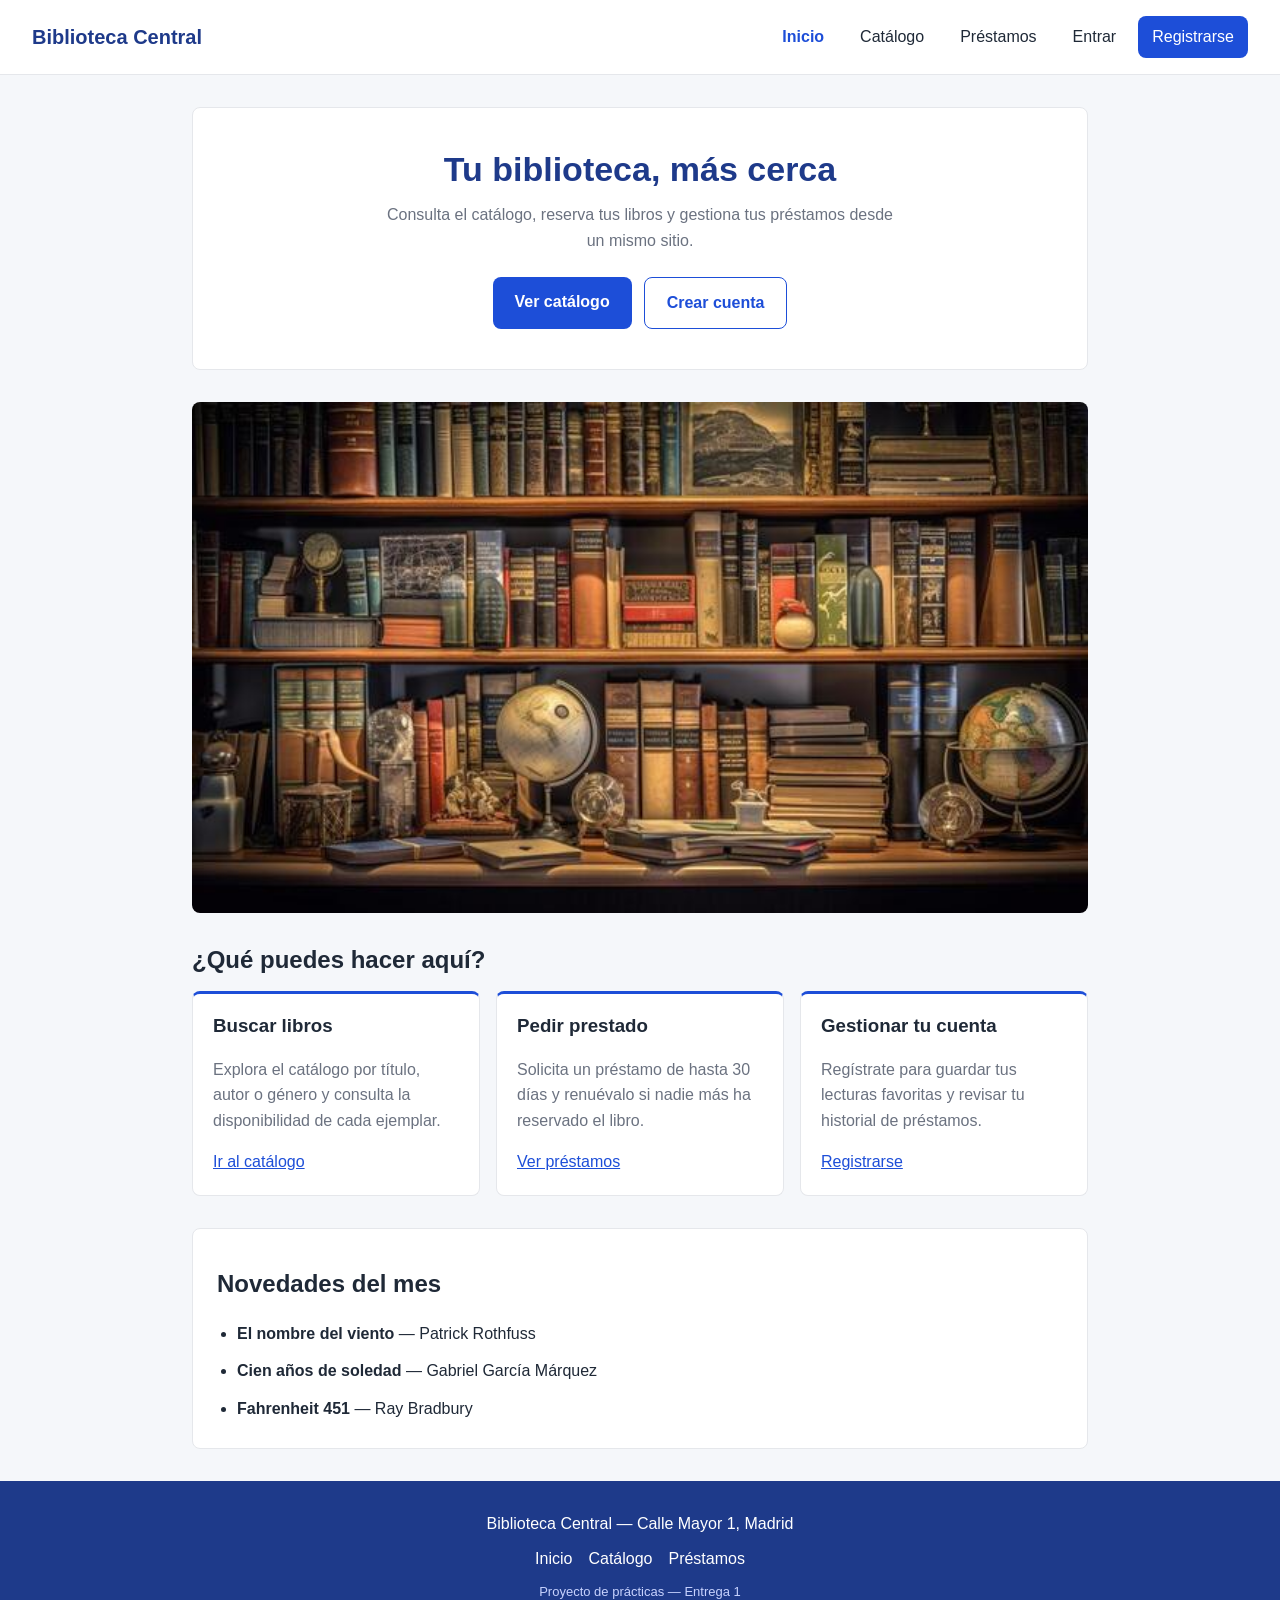
<file: entrega_1/index.html>
<!DOCTYPE html>
<html lang="es">
<head>
    <meta charset="UTF-8">
    <meta name="viewport" content="width=device-width, initial-scale=1.0">
    <title>Biblioteca Central | Inicio</title>
    <link rel="stylesheet" href="css/comun.css">
    <link rel="stylesheet" href="css/index.css">
</head>
<body>

    <header class="cabecera">
        <a class="logo" href="index.html">Biblioteca Central</a>
        <nav class="menu">
            <a href="index.html" class="activo">Inicio</a>
            <a href="catalogo.html">Catálogo</a>
            <a href="prestamos.html">Préstamos</a>
            <a href="login.html">Entrar</a>
            <a href="registro.html" class="boton-menu">Registrarse</a>
        </nav>
    </header>

    <main class="contenido">

        <section class="portada">
            <h1>Tu biblioteca, más cerca</h1>
            <p>Consulta el catálogo, reserva tus libros y gestiona tus préstamos desde un mismo sitio.</p>
            <div class="acciones">
                <a href="catalogo.html" class="boton">Ver catálogo</a>
                <a href="registro.html" class="boton secundario">Crear cuenta</a>
            </div>
        </section>

        <img src="img/libreria.jpg" alt="Estantería de libros en la biblioteca" class="imagen-portada">

        <section class="servicios">
            <h2>¿Qué puedes hacer aquí?</h2>
            <div class="tarjetas">
                <article class="tarjeta">
                    <h3>Buscar libros</h3>
                    <p>Explora el catálogo por título, autor o género y consulta la disponibilidad de cada ejemplar.</p>
                    <a href="catalogo.html">Ir al catálogo</a>
                </article>
                <article class="tarjeta">
                    <h3>Pedir prestado</h3>
                    <p>Solicita un préstamo de hasta 30 días y renuévalo si nadie más ha reservado el libro.</p>
                    <a href="prestamos.html">Ver préstamos</a>
                </article>
                <article class="tarjeta">
                    <h3>Gestionar tu cuenta</h3>
                    <p>Regístrate para guardar tus lecturas favoritas y revisar tu historial de préstamos.</p>
                    <a href="registro.html">Registrarse</a>
                </article>
            </div>
        </section>

        <section class="novedades">
            <h2>Novedades del mes</h2>
            <ul>
                <li><strong>El nombre del viento</strong> — Patrick Rothfuss</li>
                <li><strong>Cien años de soledad</strong> — Gabriel García Márquez</li>
                <li><strong>Fahrenheit 451</strong> — Ray Bradbury</li>
            </ul>
        </section>

    </main>

    <footer class="pie">
        <p>Biblioteca Central — Calle Mayor 1, Madrid</p>
        <nav class="menu-pie">
            <a href="index.html">Inicio</a>
            <a href="catalogo.html">Catálogo</a>
            <a href="prestamos.html">Préstamos</a>
        </nav>
        <p class="aviso">Proyecto de prácticas — Entrega 1</p>
    </footer>

</body>
</html>
</file>
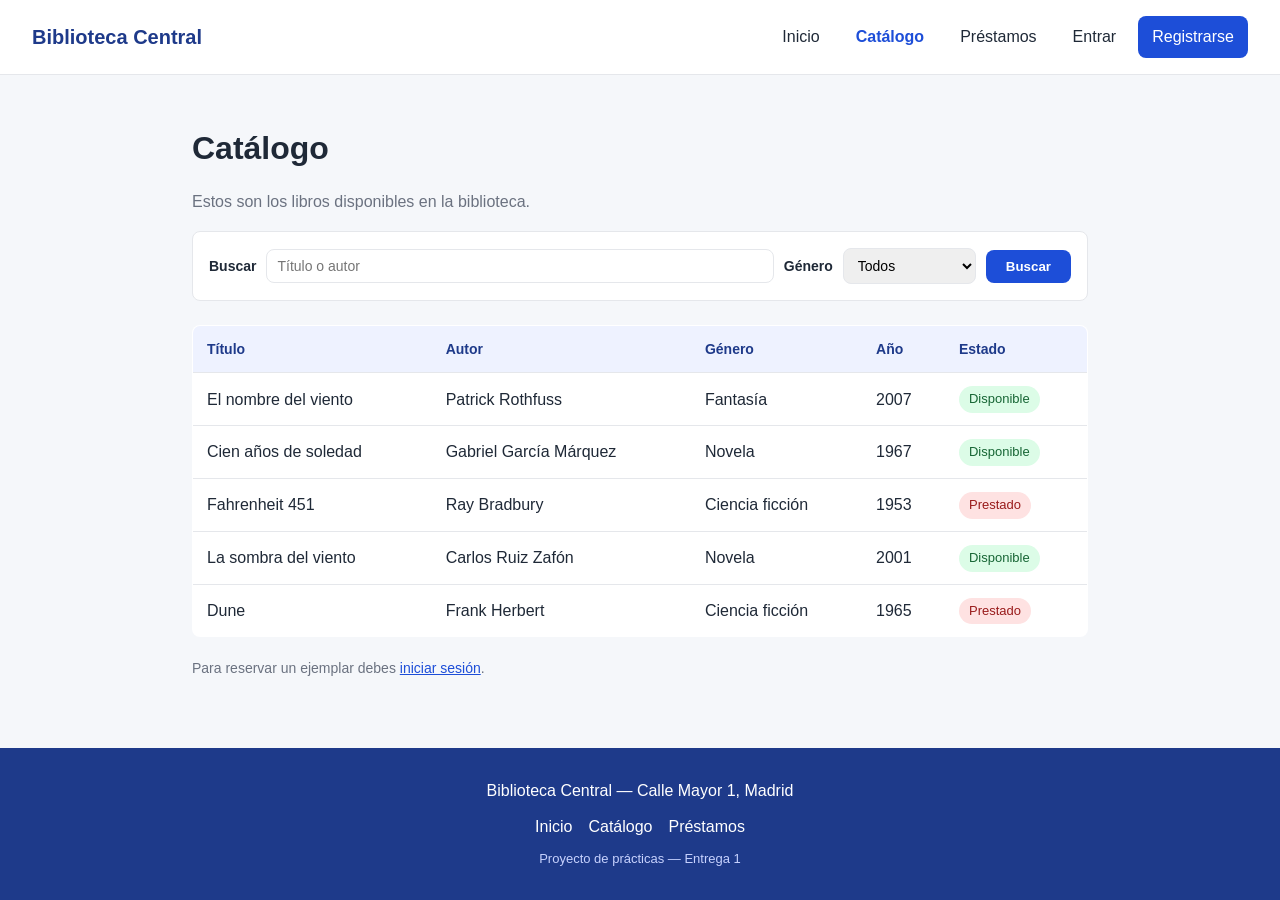
<file: entrega_1/catalogo.html>
<!DOCTYPE html>
<html lang="es">
<head>
    <meta charset="UTF-8">
    <meta name="viewport" content="width=device-width, initial-scale=1.0">
    <title>Biblioteca Central | Catálogo</title>
    <link rel="stylesheet" href="css/comun.css">
    <link rel="stylesheet" href="css/catalogo.css">
</head>
<body>

    <header class="cabecera">
        <a class="logo" href="index.html">Biblioteca Central</a>
        <nav class="menu">
            <a href="index.html">Inicio</a>
            <a href="catalogo.html" class="activo">Catálogo</a>
            <a href="prestamos.html">Préstamos</a>
            <a href="login.html">Entrar</a>
            <a href="registro.html" class="boton-menu">Registrarse</a>
        </nav>
    </header>

    <main class="contenido">

        <h1>Catálogo</h1>
        <p class="intro">Estos son los libros disponibles en la biblioteca.</p>

        <form class="buscador">
            <label for="busqueda">Buscar</label>
            <input type="text" id="busqueda" name="busqueda" placeholder="Título o autor">

            <label for="genero">Género</label>
            <select id="genero" name="genero">
                <option value="todos">Todos</option>
                <option value="novela">Novela</option>
                <option value="fantasia">Fantasía</option>
                <option value="ciencia">Ciencia ficción</option>
            </select>

            <button type="submit">Buscar</button>
        </form>

        <table class="tabla-libros">
            <thead>
                <tr>
                    <th>Título</th>
                    <th>Autor</th>
                    <th>Género</th>
                    <th>Año</th>
                    <th>Estado</th>
                </tr>
            </thead>
            <tbody>
                <tr>
                    <td>El nombre del viento</td>
                    <td>Patrick Rothfuss</td>
                    <td>Fantasía</td>
                    <td>2007</td>
                    <td><span class="estado libre">Disponible</span></td>
                </tr>
                <tr>
                    <td>Cien años de soledad</td>
                    <td>Gabriel García Márquez</td>
                    <td>Novela</td>
                    <td>1967</td>
                    <td><span class="estado libre">Disponible</span></td>
                </tr>
                <tr>
                    <td>Fahrenheit 451</td>
                    <td>Ray Bradbury</td>
                    <td>Ciencia ficción</td>
                    <td>1953</td>
                    <td><span class="estado ocupado">Prestado</span></td>
                </tr>
                <tr>
                    <td>La sombra del viento</td>
                    <td>Carlos Ruiz Zafón</td>
                    <td>Novela</td>
                    <td>2001</td>
                    <td><span class="estado libre">Disponible</span></td>
                </tr>
                <tr>
                    <td>Dune</td>
                    <td>Frank Herbert</td>
                    <td>Ciencia ficción</td>
                    <td>1965</td>
                    <td><span class="estado ocupado">Prestado</span></td>
                </tr>
            </tbody>
        </table>

        <p class="nota">Para reservar un ejemplar debes <a href="login.html">iniciar sesión</a>.</p>

    </main>

    <footer class="pie">
        <p>Biblioteca Central — Calle Mayor 1, Madrid</p>
        <nav class="menu-pie">
            <a href="index.html">Inicio</a>
            <a href="catalogo.html">Catálogo</a>
            <a href="prestamos.html">Préstamos</a>
        </nav>
        <p class="aviso">Proyecto de prácticas — Entrega 1</p>
    </footer>

</body>
</html>
</file>
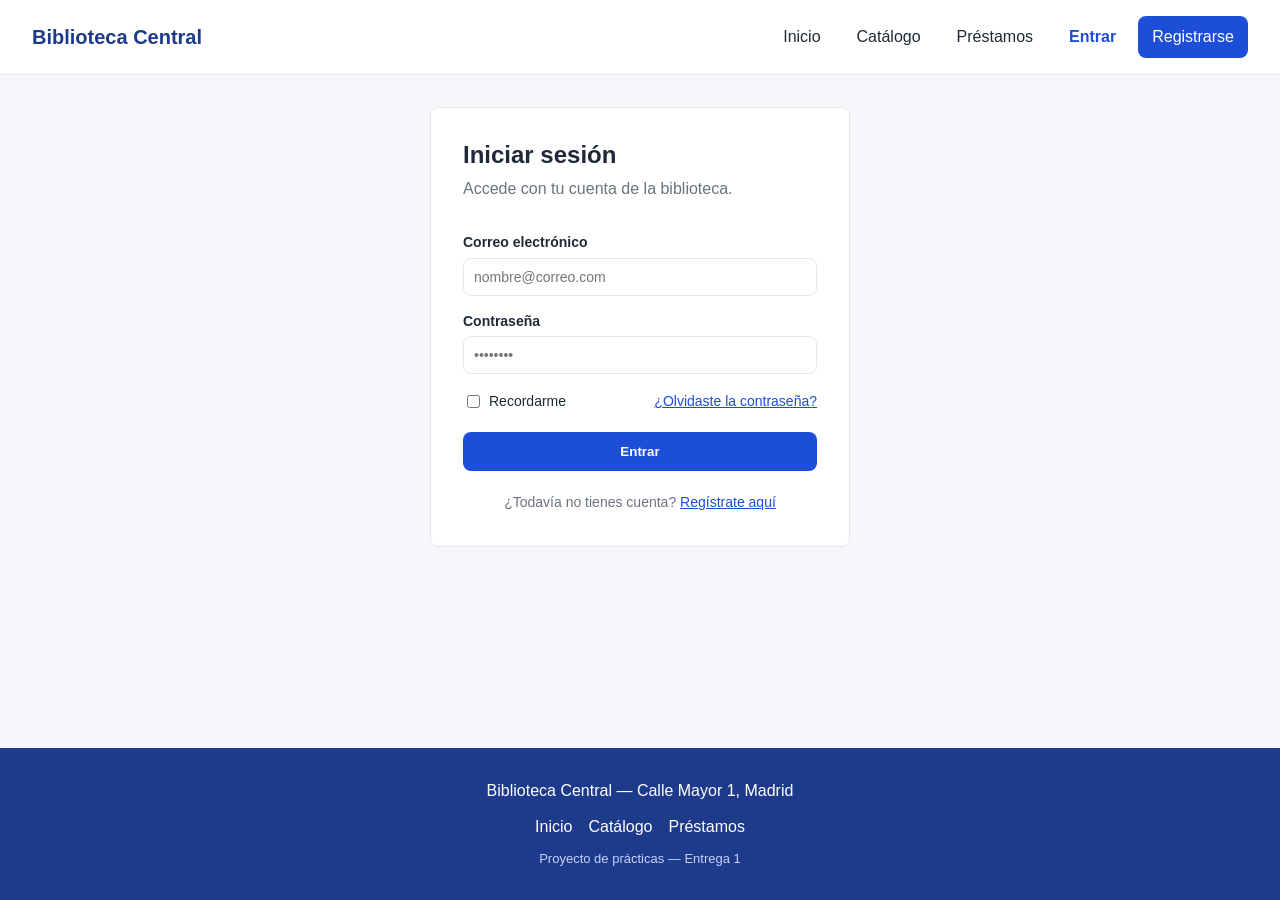
<file: entrega_1/login.html>
<!DOCTYPE html>
<html lang="es">
<head>
    <meta charset="UTF-8">
    <meta name="viewport" content="width=device-width, initial-scale=1.0">
    <title>Biblioteca Central | Entrar</title>
    <link rel="stylesheet" href="css/comun.css">
    <link rel="stylesheet" href="css/login.css">
</head>
<body>

    <header class="cabecera">
        <a class="logo" href="index.html">Biblioteca Central</a>
        <nav class="menu">
            <a href="index.html">Inicio</a>
            <a href="catalogo.html">Catálogo</a>
            <a href="prestamos.html">Préstamos</a>
            <a href="login.html" class="activo">Entrar</a>
            <a href="registro.html" class="boton-menu">Registrarse</a>
        </nav>
    </header>

    <main class="contenido">

        <section class="caja-formulario">
            <h1>Iniciar sesión</h1>
            <p class="intro">Accede con tu cuenta de la biblioteca.</p>

            <form>
                <label for="correo">Correo electrónico</label>
                <input type="email" id="correo" name="correo" placeholder="nombre@correo.com">

                <label for="clave">Contraseña</label>
                <input type="password" id="clave" name="clave" placeholder="••••••••">

                <div class="fila">
                    <label class="recordar">
                        <input type="checkbox" name="recordar"> Recordarme
                    </label>
                    <a href="#">¿Olvidaste la contraseña?</a>
                </div>

                <button type="submit">Entrar</button>
            </form>

            <p class="alternativa">¿Todavía no tienes cuenta? <a href="registro.html">Regístrate aquí</a></p>
        </section>

    </main>

    <footer class="pie">
        <p>Biblioteca Central — Calle Mayor 1, Madrid</p>
        <nav class="menu-pie">
            <a href="index.html">Inicio</a>
            <a href="catalogo.html">Catálogo</a>
            <a href="prestamos.html">Préstamos</a>
        </nav>
        <p class="aviso">Proyecto de prácticas — Entrega 1</p>
    </footer>

</body>
</html>
</file>
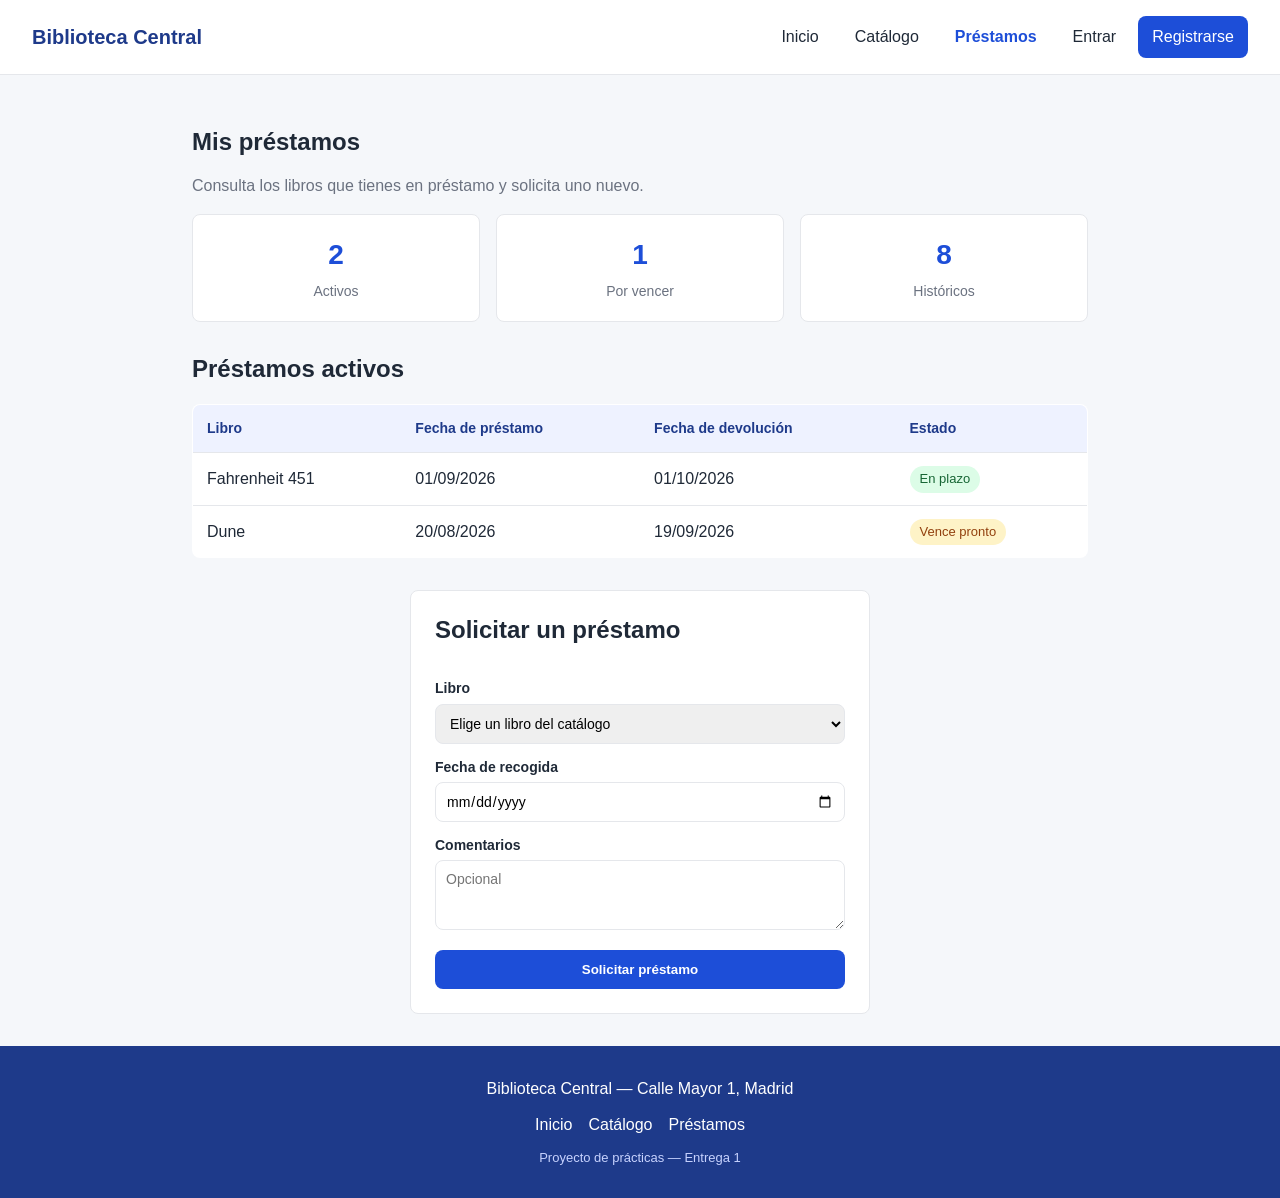
<file: entrega_1/prestamos.html>
<!DOCTYPE html>
<html lang="es">
<head>
    <meta charset="UTF-8">
    <meta name="viewport" content="width=device-width, initial-scale=1.0">
    <title>Biblioteca Central | Préstamos</title>
    <link rel="stylesheet" href="css/comun.css">
    <link rel="stylesheet" href="css/prestamos.css">
</head>
<body>

    <header class="cabecera">
        <a class="logo" href="index.html">Biblioteca Central</a>
        <nav class="menu">
            <a href="index.html">Inicio</a>
            <a href="catalogo.html">Catálogo</a>
            <a href="prestamos.html" class="activo">Préstamos</a>
            <a href="login.html">Entrar</a>
            <a href="registro.html" class="boton-menu">Registrarse</a>
        </nav>
    </header>

    <main class="contenido">

        <section class="resumen">
            <h1>Mis préstamos</h1>
            <p class="intro">Consulta los libros que tienes en préstamo y solicita uno nuevo.</p>

            <div class="dato">
                <span class="numero">2</span>
                <span class="etiqueta">Activos</span>
            </div>
            <div class="dato">
                <span class="numero">1</span>
                <span class="etiqueta">Por vencer</span>
            </div>
            <div class="dato">
                <span class="numero">8</span>
                <span class="etiqueta">Históricos</span>
            </div>
        </section>

        <section>
            <h2>Préstamos activos</h2>
            <table class="tabla-prestamos">
                <thead>
                    <tr>
                        <th>Libro</th>
                        <th>Fecha de préstamo</th>
                        <th>Fecha de devolución</th>
                        <th>Estado</th>
                    </tr>
                </thead>
                <tbody>
                    <tr>
                        <td>Fahrenheit 451</td>
                        <td>01/09/2026</td>
                        <td>01/10/2026</td>
                        <td><span class="estado en-plazo">En plazo</span></td>
                    </tr>
                    <tr>
                        <td>Dune</td>
                        <td>20/08/2026</td>
                        <td>19/09/2026</td>
                        <td><span class="estado por-vencer">Vence pronto</span></td>
                    </tr>
                </tbody>
            </table>
        </section>

        <section class="solicitud">
            <h2>Solicitar un préstamo</h2>
            <form>
                <label for="libro">Libro</label>
                <select id="libro" name="libro">
                    <option value="">Elige un libro del catálogo</option>
                    <option value="nombre-viento">El nombre del viento</option>
                    <option value="cien-anos">Cien años de soledad</option>
                    <option value="sombra-viento">La sombra del viento</option>
                </select>

                <label for="recogida">Fecha de recogida</label>
                <input type="date" id="recogida" name="recogida">

                <label for="comentario">Comentarios</label>
                <textarea id="comentario" name="comentario" rows="3" placeholder="Opcional"></textarea>

                <button type="submit">Solicitar préstamo</button>
            </form>
        </section>

    </main>

    <footer class="pie">
        <p>Biblioteca Central — Calle Mayor 1, Madrid</p>
        <nav class="menu-pie">
            <a href="index.html">Inicio</a>
            <a href="catalogo.html">Catálogo</a>
            <a href="prestamos.html">Préstamos</a>
        </nav>
        <p class="aviso">Proyecto de prácticas — Entrega 1</p>
    </footer>

</body>
</html>
</file>
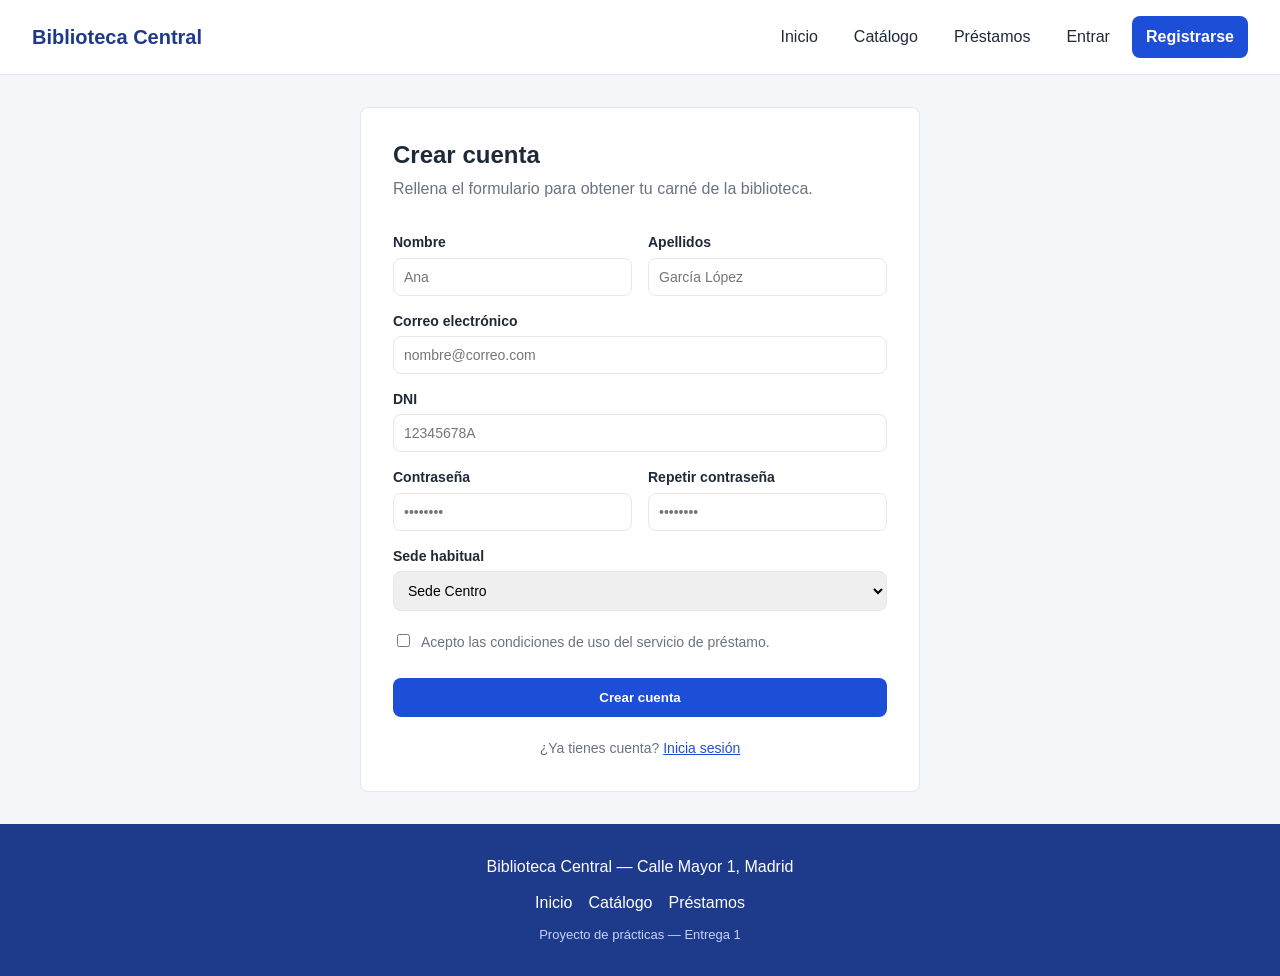
<file: entrega_1/registro.html>
<!DOCTYPE html>
<html lang="es">
<head>
    <meta charset="UTF-8">
    <meta name="viewport" content="width=device-width, initial-scale=1.0">
    <title>Biblioteca Central | Registro</title>
    <link rel="stylesheet" href="css/comun.css">
    <link rel="stylesheet" href="css/registro.css">
</head>
<body>

    <header class="cabecera">
        <a class="logo" href="index.html">Biblioteca Central</a>
        <nav class="menu">
            <a href="index.html">Inicio</a>
            <a href="catalogo.html">Catálogo</a>
            <a href="prestamos.html">Préstamos</a>
            <a href="login.html">Entrar</a>
            <a href="registro.html" class="boton-menu activo">Registrarse</a>
        </nav>
    </header>

    <main class="contenido">

        <section class="caja-formulario">
            <h1>Crear cuenta</h1>
            <p class="intro">Rellena el formulario para obtener tu carné de la biblioteca.</p>

            <form>
                <div class="dos-columnas">
                    <div class="campo">
                        <label for="nombre">Nombre</label>
                        <input type="text" id="nombre" name="nombre" placeholder="Ana">
                    </div>
                    <div class="campo">
                        <label for="apellidos">Apellidos</label>
                        <input type="text" id="apellidos" name="apellidos" placeholder="García López">
                    </div>
                </div>

                <label for="correo">Correo electrónico</label>
                <input type="email" id="correo" name="correo" placeholder="nombre@correo.com">

                <label for="dni">DNI</label>
                <input type="text" id="dni" name="dni" placeholder="12345678A">

                <div class="dos-columnas">
                    <div class="campo">
                        <label for="clave">Contraseña</label>
                        <input type="password" id="clave" name="clave" placeholder="••••••••">
                    </div>
                    <div class="campo">
                        <label for="clave2">Repetir contraseña</label>
                        <input type="password" id="clave2" name="clave2" placeholder="••••••••">
                    </div>
                </div>

                <label for="sede">Sede habitual</label>
                <select id="sede" name="sede">
                    <option value="centro">Sede Centro</option>
                    <option value="norte">Sede Norte</option>
                    <option value="sur">Sede Sur</option>
                </select>

                <label class="condiciones">
                    <input type="checkbox" name="condiciones"> Acepto las condiciones de uso del servicio de préstamo.
                </label>

                <button type="submit">Crear cuenta</button>
            </form>

            <p class="alternativa">¿Ya tienes cuenta? <a href="login.html">Inicia sesión</a></p>
        </section>

    </main>

    <footer class="pie">
        <p>Biblioteca Central — Calle Mayor 1, Madrid</p>
        <nav class="menu-pie">
            <a href="index.html">Inicio</a>
            <a href="catalogo.html">Catálogo</a>
            <a href="prestamos.html">Préstamos</a>
        </nav>
        <p class="aviso">Proyecto de prácticas — Entrega 1</p>
    </footer>

</body>
</html>
</file>
<file: entrega_1/css/comun.css>
/* ============================================================
   comun.css — estilos compartidos por todas las páginas:
   base, cabecera (header) y pie (footer).
   ============================================================ */

:root {
    --color-principal: #1d4ed8;
    --color-principal-oscuro: #1e3a8a;
    --color-texto: #1f2937;
    --color-texto-suave: #6b7280;
    --color-fondo: #f5f7fa;
    --color-blanco: #ffffff;
    --color-borde: #e5e7eb;
    --radio: 8px;
}

* {
    box-sizing: border-box;
}

body {
    margin: 0;
    font-family: Arial, Helvetica, sans-serif;
    line-height: 1.6;
    color: var(--color-texto);
    background-color: var(--color-fondo);
    display: flex;
    flex-direction: column;
    min-height: 100vh;
}

h1, h2, h3 {
    line-height: 1.25;
}

a {
    color: var(--color-principal);
}

/* ---------- Cabecera ---------- */

.cabecera {
    display: flex;
    flex-wrap: wrap;
    align-items: center;
    justify-content: space-between;
    gap: 12px;
    padding: 16px 32px;
    background-color: var(--color-blanco);
    border-bottom: 1px solid var(--color-borde);
}

.logo {
    font-size: 20px;
    font-weight: bold;
    color: var(--color-principal-oscuro);
    text-decoration: none;
}

.menu {
    display: flex;
    flex-wrap: wrap;
    align-items: center;
    gap: 8px;
}

.menu a {
    padding: 8px 14px;
    border-radius: var(--radio);
    color: var(--color-texto);
    text-decoration: none;
}

.menu a:hover {
    background-color: var(--color-fondo);
}

.menu a.activo {
    color: var(--color-principal);
    font-weight: bold;
}

.menu a.boton-menu {
    background-color: var(--color-principal);
    color: var(--color-blanco);
}

.menu a.boton-menu:hover {
    background-color: var(--color-principal-oscuro);
}

/* ---------- Contenido ---------- */

.contenido {
    flex: 1;
    width: 100%;
    max-width: 960px;
    margin: 0 auto;
    padding: 32px;
}

.intro {
    color: var(--color-texto-suave);
    margin-top: 0;
}

/* ---------- Botones generales ---------- */

.boton {
    display: inline-block;
    padding: 12px 22px;
    border-radius: var(--radio);
    background-color: var(--color-principal);
    color: var(--color-blanco);
    text-decoration: none;
    font-weight: bold;
}

.boton:hover {
    background-color: var(--color-principal-oscuro);
}

.boton.secundario {
    background-color: var(--color-blanco);
    color: var(--color-principal);
    border: 1px solid var(--color-principal);
}

.boton.secundario:hover {
    background-color: #eef2ff;
}

/* ---------- Pie ---------- */

.pie {
    padding: 24px 32px;
    background-color: var(--color-principal-oscuro);
    color: var(--color-blanco);
    text-align: center;
}

.pie p {
    margin: 6px 0;
}

.menu-pie {
    display: flex;
    justify-content: center;
    gap: 16px;
    margin: 10px 0;
}

.menu-pie a {
    color: var(--color-blanco);
    text-decoration: none;
}

.menu-pie a:hover {
    text-decoration: underline;
}

.pie .aviso {
    font-size: 13px;
    color: #c7d2fe;
}

/* ---------- Móvil ---------- */

@media (max-width: 700px) {
    .cabecera {
        flex-direction: column;
        align-items: flex-start;
        padding: 16px;
    }

    .contenido {
        padding: 20px 16px;
    }
}
</file>
<file: entrega_1/css/index.css>
/* index.css — estilos propios de la página de inicio */

.portada {
    background-color: #ffffff;
    border: 1px solid var(--color-borde);
    border-radius: var(--radio);
    padding: 40px 32px;
    text-align: center;
    margin-bottom: 32px;
}

.portada h1 {
    margin: 0 0 12px;
    font-size: 34px;
    color: var(--color-principal-oscuro);
}

.portada p {
    margin: 0 auto 24px;
    max-width: 520px;
    color: var(--color-texto-suave);
}

.imagen-portada {
    display: block;
    width: 100%;
    margin: 0 auto 32px;
    border-radius: var(--radio);
}

.acciones {
    display: flex;
    justify-content: center;
    flex-wrap: wrap;
    gap: 12px;
}

.servicios h2,
.novedades h2 {
    margin-bottom: 16px;
}

.tarjetas {
    display: flex;
    flex-wrap: wrap;
    gap: 16px;
}

.tarjeta {
    flex: 1 1 260px;
    background-color: #ffffff;
    border: 1px solid var(--color-borde);
    border-top: 3px solid var(--color-principal);
    border-radius: var(--radio);
    padding: 20px;
}

.tarjeta h3 {
    margin-top: 0;
}

.tarjeta p {
    color: var(--color-texto-suave);
}

.novedades {
    margin-top: 32px;
    background-color: #ffffff;
    border: 1px solid var(--color-borde);
    border-radius: var(--radio);
    padding: 20px 24px;
}

.novedades ul {
    margin: 0;
    padding-left: 20px;
}

.novedades li {
    padding: 6px 0;
}
</file>
<file: entrega_1/css/catalogo.css>
/* catalogo.css — estilos propios de la página de catálogo */

.buscador {
    display: flex;
    flex-wrap: wrap;
    align-items: center;
    gap: 10px;
    background-color: #ffffff;
    border: 1px solid var(--color-borde);
    border-radius: var(--radio);
    padding: 16px;
    margin-bottom: 24px;
}

.buscador label {
    font-weight: bold;
    font-size: 14px;
}

.buscador input,
.buscador select {
    padding: 8px 10px;
    border: 1px solid var(--color-borde);
    border-radius: var(--radio);
    font-size: 14px;
}

.buscador input {
    flex: 1 1 220px;
}

.buscador button {
    padding: 9px 20px;
    border: none;
    border-radius: var(--radio);
    background-color: var(--color-principal);
    color: #ffffff;
    font-weight: bold;
    cursor: pointer;
}

.buscador button:hover {
    background-color: var(--color-principal-oscuro);
}

.tabla-libros {
    width: 100%;
    border-collapse: collapse;
    background-color: #ffffff;
    border: 1px solid var(--color-borde);
    border-radius: var(--radio);
    overflow: hidden;
}

.tabla-libros th {
    text-align: left;
    padding: 12px 14px;
    background-color: #eef2ff;
    color: var(--color-principal-oscuro);
    font-size: 14px;
}

.tabla-libros td {
    padding: 12px 14px;
    border-top: 1px solid var(--color-borde);
}

.tabla-libros tbody tr:hover {
    background-color: #f9fafb;
}

.estado {
    display: inline-block;
    padding: 3px 10px;
    border-radius: 999px;
    font-size: 13px;
}

.estado.libre {
    background-color: #dcfce7;
    color: #166534;
}

.estado.ocupado {
    background-color: #fee2e2;
    color: #991b1b;
}

.nota {
    margin-top: 20px;
    font-size: 14px;
    color: var(--color-texto-suave);
}
</file>
<file: entrega_1/css/login.css>
/* login.css — estilos propios de la página de inicio de sesión */

.caja-formulario {
    max-width: 420px;
    margin: 0 auto;
    background-color: #ffffff;
    border: 1px solid var(--color-borde);
    border-radius: var(--radio);
    padding: 32px;
}

.caja-formulario h1 {
    margin-top: 0;
    margin-bottom: 6px;
}

.caja-formulario form {
    display: flex;
    flex-direction: column;
}

.caja-formulario label {
    margin-top: 14px;
    margin-bottom: 4px;
    font-weight: bold;
    font-size: 14px;
}

.caja-formulario input[type="email"],
.caja-formulario input[type="password"] {
    padding: 10px;
    border: 1px solid var(--color-borde);
    border-radius: var(--radio);
    font-size: 14px;
}

.fila {
    display: flex;
    flex-wrap: wrap;
    align-items: center;
    justify-content: space-between;
    gap: 8px;
    margin-top: 16px;
    font-size: 14px;
}

.caja-formulario label.recordar {
    margin: 0;
    font-weight: normal;
    display: flex;
    align-items: center;
    gap: 6px;
}

.caja-formulario button {
    margin-top: 20px;
    padding: 12px;
    border: none;
    border-radius: var(--radio);
    background-color: var(--color-principal);
    color: #ffffff;
    font-weight: bold;
    cursor: pointer;
}

.caja-formulario button:hover {
    background-color: var(--color-principal-oscuro);
}

.alternativa {
    margin-top: 20px;
    margin-bottom: 0;
    text-align: center;
    font-size: 14px;
    color: var(--color-texto-suave);
}
</file>
<file: entrega_1/css/prestamos.css>
/* prestamos.css — estilos propios de la página de préstamos */

.resumen {
    display: flex;
    flex-wrap: wrap;
    gap: 16px;
    margin-bottom: 32px;
}

.resumen h1 {
    flex-basis: 100%;
    margin-bottom: 0px;
}

.resumen .intro {
    flex-basis: 100%;
    margin-top: 0px;
    margin-bottom: 0px;
}

.dato {
    flex: 1 1 160px;
    background-color: #ffffff;
    border: 1px solid var(--color-borde);
    border-radius: var(--radio);
    padding: 18px;
    text-align: center;
}

.dato .numero {
    display: block;
    font-size: 28px;
    font-weight: bold;
    color: var(--color-principal);
}

.dato .etiqueta {
    font-size: 14px;
    color: var(--color-texto-suave);
}

.tabla-prestamos {
    width: 100%;
    border-collapse: collapse;
    background-color: #ffffff;
    border: 1px solid var(--color-borde);
    border-radius: var(--radio);
    overflow: hidden;
    margin-bottom: 32px;
}

.tabla-prestamos th {
    text-align: left;
    padding: 12px 14px;
    background-color: #eef2ff;
    color: var(--color-principal-oscuro);
    font-size: 14px;
}

.tabla-prestamos td {
    padding: 12px 14px;
    border-top: 1px solid var(--color-borde);
}

.estado {
    display: inline-block;
    padding: 3px 10px;
    border-radius: 999px;
    font-size: 13px;
}

.estado.en-plazo {
    background-color: #dcfce7;
    color: #166534;
}

.estado.por-vencer {
    background-color: #fef3c7;
    color: #92400e;
}

.solicitud {
    background-color: #ffffff;
    border: 1px solid var(--color-borde);
    border-radius: var(--radio);
    max-width: 460px;
    margin: 0 auto;
    padding: 24px;
}

.solicitud h2 {
    margin-top: 0;
}

.solicitud form {
    display: flex;
    flex-direction: column;
}

.solicitud label {
    margin-top: 12px;
    margin-bottom: 4px;
    font-weight: bold;
    font-size: 14px;
}

.solicitud input,
.solicitud select,
.solicitud textarea {
    padding: 10px;
    border: 1px solid var(--color-borde);
    border-radius: var(--radio);
    font-family: inherit;
    font-size: 14px;
}

.solicitud button {
    margin-top: 20px;
    padding: 12px;
    border: none;
    border-radius: var(--radio);
    background-color: var(--color-principal);
    color: #ffffff;
    font-weight: bold;
    cursor: pointer;
}

.solicitud button:hover {
    background-color: var(--color-principal-oscuro);
}
</file>
<file: entrega_1/css/registro.css>
/* registro.css — estilos propios de la página de registro */

.caja-formulario {
    max-width: 560px;
    margin: 0 auto;
    background-color: #ffffff;
    border: 1px solid var(--color-borde);
    border-radius: var(--radio);
    padding: 32px;
}

.caja-formulario h1 {
    margin-top: 0;
    margin-bottom: 6px;
}

.caja-formulario form {
    display: flex;
    flex-direction: column;
}

.caja-formulario label {
    margin-top: 14px;
    margin-bottom: 4px;
    font-weight: bold;
    font-size: 14px;
}

.caja-formulario input[type="text"],
.caja-formulario input[type="email"],
.caja-formulario input[type="password"],
.caja-formulario select {
    padding: 10px;
    border: 1px solid var(--color-borde);
    border-radius: var(--radio);
    font-size: 14px;
    width: 100%;
}

.dos-columnas {
    display: flex;
    flex-wrap: wrap;
    gap: 16px;
}

.campo {
    flex: 1 1 200px;
    display: flex;
    flex-direction: column;
}

.caja-formulario label.condiciones {
    flex-direction: row;
    align-items: flex-start;
    gap: 8px;
    display: flex;
    margin-top: 20px;
    font-weight: normal;
    font-size: 14px;
    color: var(--color-texto-suave);
}

.caja-formulario button {
    margin-top: 20px;
    padding: 12px;
    border: none;
    border-radius: var(--radio);
    background-color: var(--color-principal);
    color: #ffffff;
    font-weight: bold;
    cursor: pointer;
}

.caja-formulario button:hover {
    background-color: var(--color-principal-oscuro);
}

.alternativa {
    margin-top: 20px;
    margin-bottom: 0;
    text-align: center;
    font-size: 14px;
    color: var(--color-texto-suave);
}
</file>
